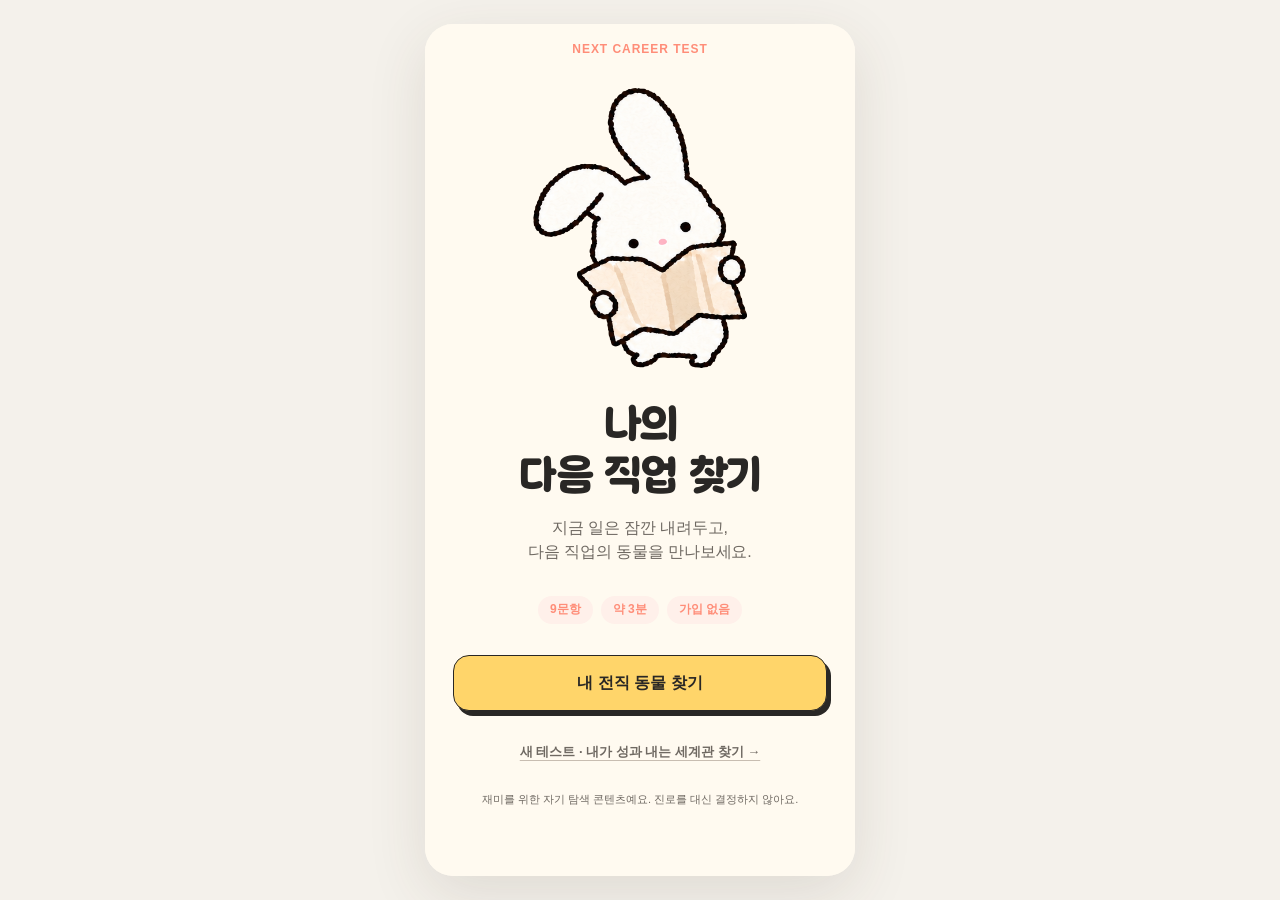
<file: index.html>
<!doctype html>
<html lang="ko">
  <head>
    <meta charset="utf-8" />
    <meta name="viewport" content="width=device-width, initial-scale=1, viewport-fit=cover" />
    <meta name="theme-color" content="#fffaf0" />
    <meta name="description" content="9개의 질문으로 만나는 나의 다음 직업 동물" />
    <title>나의 다음 직업 찾기</title>
    <link rel="stylesheet" href="styles.css?v=20261104d" />
    <script src="app.js?v=20261104d" defer></script>
  </head>
  <body>
    <a class="skip-link" href="#app">본문으로 건너뛰기</a>
    <main id="app" class="app-shell" tabindex="-1" aria-live="polite">
      <section class="loading-card" aria-label="불러오는 중">
        <p class="eyebrow">CAREER ANIMAL LOADING</p>
        <h1>동물 친구들이 출근 중이에요…</h1>
      </section>
    </main>
    <div id="toast" class="toast" role="status" aria-live="polite"></div>
  </body>
</html>
</file>
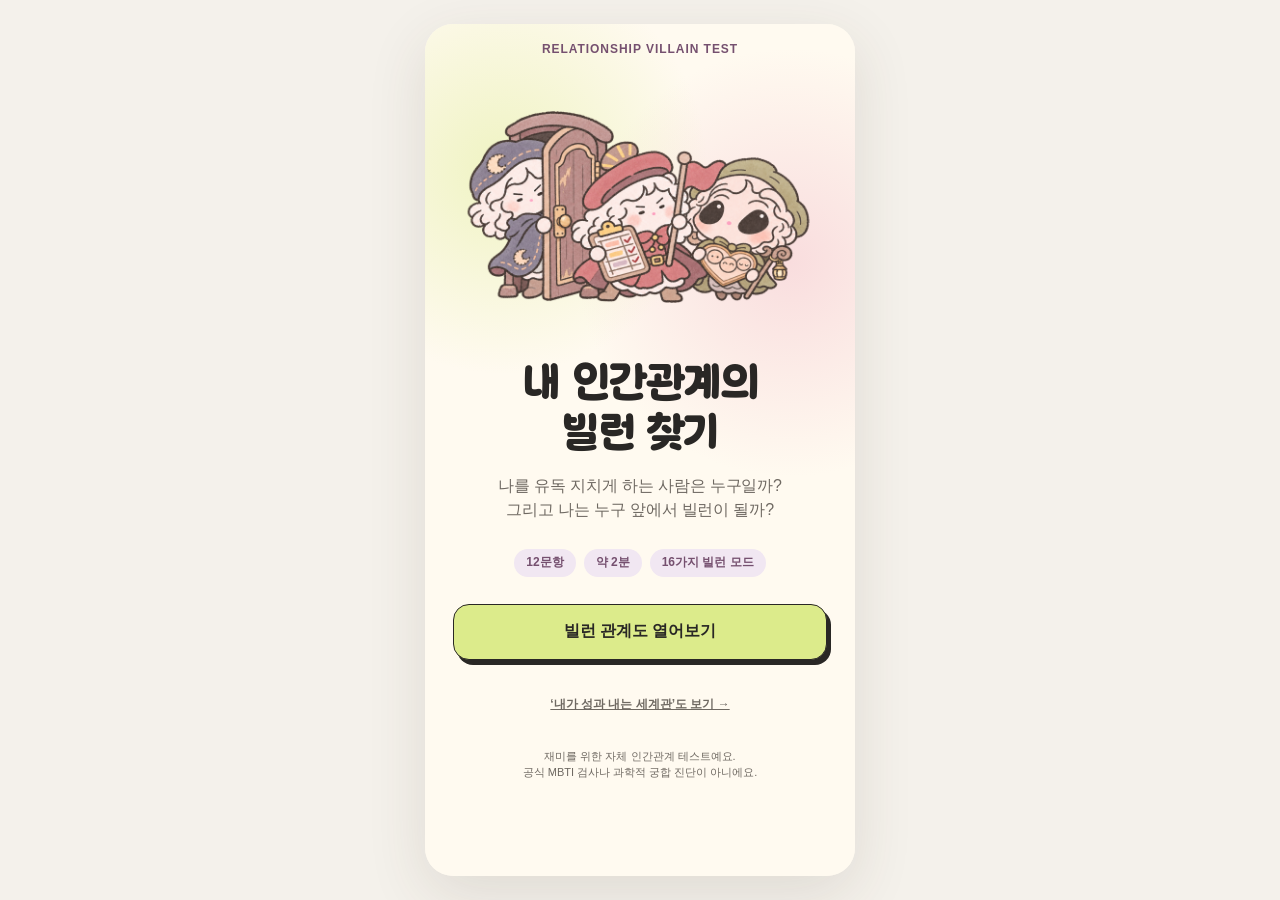
<file: nemesis.html>
<!doctype html>
<html lang="ko">
  <head>
    <meta charset="utf-8" />
    <meta name="viewport" content="width=device-width, initial-scale=1, viewport-fit=cover" />
    <meta name="theme-color" content="#2f2638" />
    <meta name="description" content="12개의 관계 장면으로 찾는 내 인간관계의 빌런" />
    <title>내 인간관계의 빌런 찾기</title>
    <link rel="preload" href="assets/fonts/Hakgyoansim-Dunggeunmiso-TTF-B.ttf" as="font" type="font/ttf" crossorigin />
    <link rel="stylesheet" href="nemesis.css?v=20261106-wrap1" />
    <script src="nemesis.js?v=20261106-wrap1" defer></script>
  </head>
  <body>
    <a class="skip-link" href="#app">본문으로 건너뛰기</a>
    <main id="app" class="app-shell nemesis-shell" tabindex="-1" aria-live="polite">
      <section class="loading-card" aria-label="불러오는 중"><h1>빌런들이 입장 중이에요…</h1></section>
    </main>
    <div id="toast" class="toast" role="status" aria-live="polite"></div>
  </body>
</html>
</file>
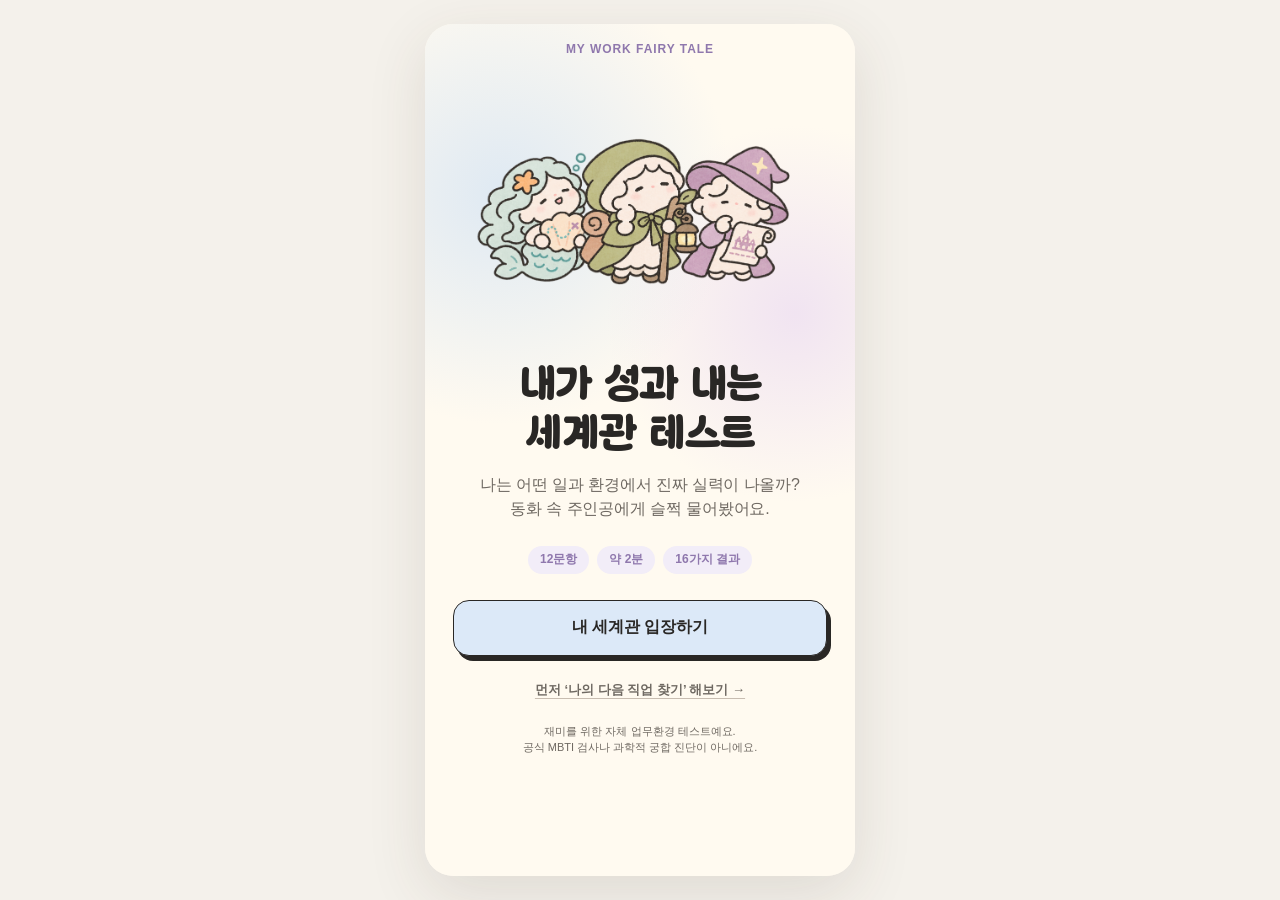
<file: world.html>
<!doctype html>
<html lang="ko">
  <head>
    <meta charset="utf-8" />
    <meta name="viewport" content="width=device-width, initial-scale=1, viewport-fit=cover" />
    <meta name="theme-color" content="#fffaf0" />
    <meta name="description" content="12개의 질문으로 찾는 내가 성과 내는 업무 세계관" />
    <title>내가 성과 내는 세계관 테스트</title>
    <link rel="stylesheet" href="world.css?v=20261105c" />
    <script src="world.js?v=20261105c" defer></script>
  </head>
  <body>
    <a class="skip-link" href="#app">본문으로 건너뛰기</a>
    <main id="app" class="app-shell world-shell" tabindex="-1" aria-live="polite">
      <section class="loading-card" aria-label="불러오는 중">
        <p class="eyebrow">WORK FAIRY TALE LOADING</p>
        <h1>동화 속 동료들이 회의 중이에요…</h1>
      </section>
    </main>
    <div id="toast" class="toast" role="status" aria-live="polite"></div>
  </body>
</html>
</file>
<file: styles.css>
@font-face {
  font-family: "Hakgyoansim Dunggeunmiso Web";
  src: url("assets/fonts/Hakgyoansim-Dunggeunmiso-TTF-B.ttf") format("truetype");
  font-style: normal;
  font-weight: 700;
  font-display: swap;
}

:root {
  color-scheme: light;
  --ink: #292725;
  --muted: #6f6962;
  --paper: #fffaf0;
  --card: #fffef9;
  --white: #fff;
  --line: #ded6cb;
  --coral: #ff8d78;
  --coral-soft: #fff0ea;
  --yellow: #ffd56a;
  --purple: #a978e8;
  --purple-soft: #f3ebff;
  --green-soft: #dff7ec;
  --display: "Hakgyoansim Dunggeunmiso Web", "Arial Rounded MT Bold", system-ui, sans-serif;
  --body: Pretendard, SUIT, -apple-system, BlinkMacSystemFont, "Segoe UI", sans-serif;
}

* { box-sizing: border-box; }
html { min-height: 100%; background: #f4f1eb; }

body {
  min-height: 100vh;
  min-height: 100svh;
  margin: 0;
  color: var(--ink);
  font-family: var(--body);
  background: #f4f1eb;
}

button, select { font: inherit; }
button { -webkit-tap-highlight-color: transparent; }

.skip-link {
  position: fixed;
  left: 1rem;
  top: -5rem;
  z-index: 100;
  padding: 0.7rem 1rem;
  color: white;
  background: var(--ink);
  border-radius: 0.8rem;
}

.skip-link:focus { top: 1rem; }

.app-shell {
  width: min(100%, 430px);
  min-height: 100vh;
  min-height: 100svh;
  margin: 0 auto;
  padding: 0;
  background: var(--paper);
}

.app-shell:focus { outline: none; }

.screen, .loading-card {
  width: 100%;
  min-height: 100vh;
  min-height: 100svh;
  animation: arrive 280ms ease-out both;
}

.hero {
  display: flex;
  flex-direction: column;
  align-items: center;
  gap: clamp(20px, 3.5svh, 32px);
  min-height: 100vh;
  min-height: 100svh;
  padding: max(18px, env(safe-area-inset-top)) clamp(18px, 5vw, 28px) max(18px, env(safe-area-inset-bottom));
  overflow-x: hidden;
  text-align: center;
  border-radius: 28px;
  background: var(--paper);
}

.eyebrow {
  width: 100%;
  margin: 0;
  color: var(--coral);
  font-size: 12px;
  font-weight: 800;
  line-height: 1.2;
  letter-spacing: 0.08em;
  text-align: center;
}

.hero-cast {
  width: clamp(210px, min(66vw, 33svh), 280px);
  height: clamp(210px, min(66vw, 33svh), 280px);
  object-fit: contain;
  display: block;
}

.hero-heading { display: grid; gap: 16px; width: 100%; }

h1, h2, h3 {
  margin: 0;
  color: var(--ink);
  font-family: var(--display);
  text-wrap: balance;
  word-break: keep-all;
  overflow-wrap: break-word;
}

.hero h1 {
  display: grid;
  font-size: clamp(34px, min(10vw, 5svh), 42px);
  line-height: 1.2;
  letter-spacing: -0.04em;
}

.hero-copy {
  margin: 0;
  color: var(--muted);
  font-size: clamp(14px, 4vw, 16px);
  font-weight: 500;
  line-height: 1.5;
  letter-spacing: -0.01em;
  word-break: keep-all;
}

.meta-pills, .tag-row, .keyword-row {
  display: flex;
  flex-wrap: wrap;
  gap: 8px;
  justify-content: center;
}

.pill, .tag, .keyword {
  display: inline-flex;
  align-items: center;
  min-height: 28px;
  padding: 7px 12px;
  border-radius: 999px;
  color: var(--coral);
  background: var(--coral-soft);
  font-size: 12px;
  font-weight: 650;
  line-height: 1.15;
}

.primary-button, .secondary-button, .text-button { min-height: 44px; cursor: pointer; font-weight: 800; }

.primary-button {
  width: 100%;
  min-height: 56px;
  padding: 0 18px;
  border: 1.5px solid var(--ink);
  border-radius: 16px;
  color: var(--ink);
  background: var(--yellow);
  box-shadow: 4px 5px 0 var(--ink);
  font-size: 16px;
}

.primary-button:hover { transform: translate(-1px, -1px); box-shadow: 6px 7px 0 var(--ink); }
.primary-button:active { transform: translate(3px, 4px); box-shadow: 1px 1px 0 var(--ink); }

.secondary-button {
  width: 100%;
  border: 1.5px solid var(--line);
  border-radius: 16px;
  color: var(--ink);
  background: white;
}

.text-button {
  padding: 0;
  border: 0;
  color: var(--muted);
  background: transparent;
  font-size: 13px;
  font-weight: 650;
}

.hero .primary-button { flex: 0 0 auto; }
.other-test-link {
  color: var(--muted);
  font-size: 13px;
  font-weight: 750;
  line-height: 1.4;
  text-decoration-color: #c8bdb1;
  text-underline-offset: 4px;
}
.other-test-link:hover, .other-test-link:focus-visible { color: var(--coral); }
.disclaimer { margin: 0; color: var(--muted); font-size: 11px; line-height: 1.45; text-align: center; }

.question-screen {
  display: flex;
  flex-direction: column;
  gap: clamp(18px, 3svh, 32px);
  min-height: 100vh;
  min-height: 100svh;
  padding: max(18px, env(safe-area-inset-top)) clamp(18px, 5vw, 28px) max(18px, env(safe-area-inset-bottom));
  border-radius: 28px;
  background: var(--paper);
}

.topbar { display: grid; gap: 8px; }

.progress-label {
  display: flex;
  justify-content: space-between;
  color: var(--muted);
  font-size: 12px;
  font-weight: 650;
  line-height: 20px;
}

.progress-label span:last-child { color: var(--coral); font-weight: 800; }
.progress-track { height: 8px; overflow: hidden; border-radius: 999px; background: var(--line); }
.progress-fill { height: 100%; border-radius: inherit; background: var(--coral); transition: width 220ms ease; }

.question-card {
  min-height: clamp(150px, 22svh, 190px);
  padding: clamp(16px, 5vw, 20px);
  overflow: hidden;
  border: 1px solid var(--line);
  border-radius: 24px;
  background: var(--card);
}

.question-kicker { margin: 0 0 12px; color: var(--coral); font-size: 12px; font-weight: 800; line-height: 1.25; }
.question-card h2 { font-size: clamp(21px, 6vw, 25px); line-height: 1.24; letter-spacing: -0.035em; white-space: pre-line; }
.options { display: grid; gap: 10px; }

.option-button {
  display: flex;
  align-items: center;
  gap: 12px;
  width: 100%;
  min-height: clamp(56px, 8svh, 68px);
  padding: 11px clamp(14px, 4.5vw, 18px);
  border: 1.5px solid var(--line);
  border-radius: 18px;
  color: var(--ink);
  background: var(--white);
  text-align: left;
  cursor: pointer;
  font-size: 15px;
  font-weight: 500;
  line-height: 1.4;
  letter-spacing: -0.01em;
  transition: border-color 150ms ease, background 150ms ease, transform 150ms ease;
  word-break: keep-all;
  overflow-wrap: break-word;
}

.option-button::before {
  content: "";
  flex: 0 0 auto;
  width: 22px;
  height: 22px;
  border: 1.5px solid var(--line);
  border-radius: 50%;
  background: white;
}

.option-button:hover, .option-button:focus-visible { border-color: var(--coral); background: #fff6f2; transform: translateY(-1px); }
.option-button[aria-pressed="true"] { border-color: var(--coral); background: var(--coral-soft); }
.option-button[aria-pressed="true"]::before { border-color: var(--coral); background: var(--coral); }

.question-hint {
  margin: 0;
  padding: 10px;
  border-radius: 12px;
  color: var(--ink);
  background: var(--purple-soft);
  font-size: 12px;
  font-weight: 500;
  line-height: 1.3;
  text-align: center;
}

.question-actions { display: flex; justify-content: space-between; gap: 1rem; min-height: 44px; }
.question-actions .text-button:last-child { color: var(--coral); }

.result-screen {
  display: flex;
  flex-direction: column;
  gap: 24px;
  min-height: 100vh;
  min-height: 100svh;
  padding: max(18px, env(safe-area-inset-top)) clamp(16px, 4.5vw, 22px) max(40px, env(safe-area-inset-bottom));
  border-radius: 28px;
  background: var(--paper);
}

.result-hero {
  display: flex;
  flex-direction: column;
  align-items: center;
  justify-content: center;
  gap: 10px;
  min-height: clamp(420px, 58svh, 488px);
  padding: clamp(14px, 4vw, 18px);
  overflow: hidden;
  text-align: center;
  border: 1.5px solid var(--ink);
  border-radius: 28px;
  background: var(--result-soft, var(--purple-soft));
  box-shadow: 5px 6px 0 var(--ink);
}

.result-hero .eyebrow { color: var(--result-accent, var(--purple)); letter-spacing: 0; }
.result-character {
  width: clamp(220px, 70vw, 300px);
  height: clamp(200px, 29svh, 260px);
  object-fit: contain;
  display: block;
  clip-path: inset(var(--crop-top, 0) var(--crop-right, 0) var(--crop-bottom, 0) var(--crop-left, 0));
}
.result-name { width: 100%; font-family: var(--body); font-size: clamp(28px, 8vw, 36px); font-weight: 800; line-height: 1.15; letter-spacing: -0.03em; }
.catchphrase { max-width: 320px; margin: 0; font-size: clamp(14px, 4vw, 16px); font-weight: 800; line-height: 1.45; }
.tag { color: var(--ink); background: white; }

.result-section {
  min-height: 154px;
  padding: 18px;
  border: 1px solid var(--line);
  border-radius: 20px;
  background: var(--card);
}

.result-section h3 { margin: 0 0 8px; font-family: var(--body); font-size: 16px; font-weight: 800; line-height: 1.25; }
.result-section p { margin: 0; color: var(--muted); font-size: 13px; line-height: 1.5; letter-spacing: -0.01em; word-break: keep-all; overflow-wrap: break-word; }
.career-section { min-height: 230px; }
.career-paths { display: grid; grid-template-columns: repeat(3, minmax(0, 1fr)); gap: 8px; margin-top: 12px; }
.career-card { display: flex; min-height: 84px; flex-direction: column; justify-content: center; gap: 5px; padding: 10px 8px; text-align: center; border: 1px solid var(--line); border-radius: 14px; background: white; }
.career-card:nth-child(2) { background: var(--purple-soft); }
.career-card:nth-child(3) { background: var(--green-soft); }
.career-mode { color: var(--muted); font-size: 10px; font-weight: 800; }
.career-card strong { font-size: 12px; line-height: 1.35; word-break: keep-all; }
.bridge-copy { margin-top: 12px !important; padding-top: 10px; border-top: 1px dashed var(--line); }
.result-actions { display: grid; gap: 12px; }
.restart-button { width: 100%; text-align: center; }

.loading-card { display: grid; place-content: center; padding: 24px; text-align: center; background: var(--paper); }
.loading-card h2 { margin-top: 12px; font-size: 26px; }
.loading-dots { display: flex; justify-content: center; gap: 8px; margin-top: 24px; }
.loading-dots span { width: 12px; height: 12px; border-radius: 50%; background: var(--coral); animation: bounce 900ms infinite alternate; }
.loading-dots span:nth-child(2) { animation-delay: 150ms; }
.loading-dots span:nth-child(3) { animation-delay: 300ms; }

.toast {
  position: fixed;
  left: 50%;
  bottom: 20px;
  z-index: 10;
  visibility: hidden;
  opacity: 0;
  pointer-events: none;
  transform: translate(-50%, calc(100% + 40px));
  padding: 10px 16px;
  border-radius: 999px;
  color: white;
  background: var(--ink);
  transition: opacity 160ms ease, transform 200ms ease, visibility 0s linear 200ms;
}

.toast.is-visible { visibility: visible; opacity: 1; transform: translate(-50%, 0); transition-delay: 0s; }

.image-save-dialog {
  position: fixed;
  inset: 0;
  z-index: 20;
  display: grid;
  place-items: center;
  padding: 18px;
  overflow-y: auto;
  background: rgba(41, 39, 37, 0.72);
}

.image-save-panel {
  width: min(100%, 430px);
  padding: 16px;
  border-radius: 22px;
  background: var(--paper);
  box-shadow: 0 20px 70px rgba(0, 0, 0, 0.28);
}

.image-save-heading { display: flex; align-items: flex-start; gap: 12px; margin-bottom: 14px; }
.image-save-heading div { flex: 1; }
.image-save-heading h2 { margin: 0 0 5px; font-size: 18px; line-height: 1.35; word-break: keep-all; }
.image-save-heading p { margin: 0; color: var(--muted); font-size: 12px; line-height: 1.5; word-break: keep-all; }
.image-save-close { flex: 0 0 auto; width: 40px; height: 40px; padding: 0; border: 0; border-radius: 50%; color: var(--ink); background: white; font-size: 28px; line-height: 1; cursor: pointer; }
.image-save-panel img { display: block; width: 100%; height: auto; border-radius: 16px; background: white; -webkit-touch-callout: default; user-select: auto; }

:focus-visible { outline: 3px solid #2266dd; outline-offset: 3px; }
@keyframes arrive { from { opacity: 0; transform: translateY(8px); } to { opacity: 1; transform: translateY(0); } }
@keyframes bounce { to { transform: translateY(-9px); opacity: 0.45; } }

@media (max-width: 389px) {
  .hero, .question-screen { gap: clamp(16px, 3svh, 24px); padding-inline: 18px; }
  .hero-cast { width: clamp(190px, min(68vw, 30svh), 250px); height: clamp(190px, min(68vw, 30svh), 250px); }
  .hero h1 { font-size: clamp(32px, 10vw, 38px); }
  .career-paths { grid-template-columns: 1fr; }
  .career-card { min-height: 68px; }
}

@media (min-width: 600px) {
  body { padding-block: 24px; }
  .app-shell { min-height: calc(100vh - 48px); min-height: calc(100svh - 48px); border-radius: 28px; box-shadow: 0 18px 60px rgba(71, 56, 42, 0.12); }
  .screen, .loading-card { min-height: calc(100vh - 48px); min-height: calc(100svh - 48px); }
}

@media (max-height: 700px) {
  .hero { gap: 16px; }
  .hero-cast { width: min(210px, 31svh); height: min(210px, 31svh); }
  .hero-heading { gap: 10px; }
  .pill, .tag, .keyword { padding-block: 5px; }
  .primary-button { min-height: 50px; }
}

@media (prefers-reduced-motion: reduce) {
  *, *::before, *::after { scroll-behavior: auto !important; animation-duration: 0.01ms !important; animation-iteration-count: 1 !important; transition-duration: 0.01ms !important; }
}
</file>
<file: nemesis.css>
@import url("styles.css?v=20261104d");

:root {
  --villain-plum: #75506f;
  --villain-ink: #332a39;
  --villain-lime: #dceb8b;
  --villain-pink: #f4c5cf;
  --villain-soft: #f4edf5;
}

.nemesis-shell { --coral: var(--villain-plum); --coral-soft: var(--villain-soft); }

.nemesis-hero {
  gap: clamp(18px, 3svh, 28px);
  color: var(--villain-ink);
  background:
    radial-gradient(circle at 18% 17%, rgba(220, 235, 139, .45), transparent 26%),
    radial-gradient(circle at 85% 28%, rgba(244, 197, 207, .55), transparent 30%),
    #fffaf0;
}

.nemesis-hero .eyebrow,
.nemesis-question .question-kicker { color: var(--villain-plum); }

.villain-intro-art {
  display: block;
  width: min(100%, 370px);
  height: auto;
  max-height: 32svh;
  object-fit: contain;
}

.nemesis-character-image {
  display: block;
  flex: 0 0 auto;
  object-fit: contain;
  user-select: none;
}

.nemesis-hero h1,
.nemesis-question .question-card h2,
.nemesis-result .result-name {
  font-family: "Hakgyoansim Dunggeunmiso Web", sans-serif;
  font-weight: 700;
  font-synthesis: none;
}
.nemesis-hero h1 { font-size: clamp(34px, min(10vw, 5svh), 42px); }
.nemesis-question .question-card h2 { letter-spacing: -0.015em; line-height: 1.35; }
.nemesis-hero .primary-button { background: var(--villain-lime); }
.nemesis-hero .pill { color: var(--villain-plum); background: #f1e7f2; }

.nemesis-question .progress-fill { background: var(--villain-plum); }
.nemesis-question .progress-label span:last-child { color: var(--villain-plum); }
.nemesis-question .option-button:hover,
.nemesis-question .option-button:focus-visible,
.nemesis-question .option-button[aria-pressed="true"] { border-color: var(--villain-plum); }
.nemesis-question .option-button[aria-pressed="true"] { background: var(--villain-soft); }
.nemesis-question .option-button[aria-pressed="true"]::before { border-color: var(--villain-plum); background: var(--villain-plum); }
.nemesis-question .question-hint { background: #f3edf5; }

.nemesis-result .result-hero {
  min-height: 0;
  padding: 24px 18px 28px;
  border-color: var(--villain-ink);
  background: linear-gradient(165deg, var(--result-soft, #f4edf5), #fff9eb);
  box-shadow: 5px 6px 0 var(--villain-ink);
}

.nemesis-result .result-hero .eyebrow { color: var(--villain-plum); }
.nemesis-result-character-frame {
  position: relative;
  width: clamp(235px, 72vw, 300px);
  aspect-ratio: 1;
  overflow: visible;
}
.nemesis-result-character { width: 100%; height: 100%; object-fit: contain; }
.nemesis-result .result-name {
  max-width: 370px;
  font-family: var(--display);
  font-size: clamp(26px, 7.6vw, 34px);
  line-height: 1.16;
}
.nemesis-result .catchphrase { margin-bottom: 8px; word-break: keep-all; overflow-wrap: break-word; }

.villain-section { min-height: 0; }
.villain-pair { display: grid; gap: 12px; margin-top: 12px; }
.villain-card {
  display: grid;
  grid-template-columns: 96px minmax(0, 1fr);
  align-items: center;
  gap: 12px;
  padding: 14px;
  border: 1px solid var(--line);
  border-radius: 18px;
  background: #fff;
}
.villain-card:nth-child(2) { background: #fff1d8; }
.villain-character {
  width: 96px;
  height: 96px;
  object-fit: contain;
}
.villain-card small { display: block; margin-bottom: 4px; color: var(--villain-plum); font-size: 11px; font-weight: 900; }
.villain-card strong { display: block; font-size: 15px; line-height: 1.35; word-break: keep-all; }
.villain-role { white-space: nowrap; }
.villain-card p { margin-top: 7px; font-size: 12px; line-height: 1.45; }
.nemesis-mbti {
  display: inline-flex;
  align-items: center;
  justify-content: center;
  padding: 4px 9px;
  border: 1px solid #d8cdd9;
  border-radius: 999px;
  background: #fffaf5;
  color: #75506f;
  font-family: var(--body);
  font-size: 11px;
  font-weight: 700;
  line-height: 1.2;
  letter-spacing: .04em;
}
.villain-card .nemesis-mbti { margin-top: 6px; }

.collision-card {
  min-height: 0;
  background: var(--villain-ink);
  color: #fff;
}
.collision-card h3 { color: var(--villain-lime); }
.collision-card p { color: #f8eff7; font-size: 14px; font-weight: 700; }
.nemesis-actions { display: grid; gap: 12px; }
.nemesis-actions .primary-button { background: var(--villain-lime); }
.nemesis-disclaimer { padding-inline: 8px; }
.series-link { display: block; padding: 9px; color: var(--muted); font-size: 12px; font-weight: 750; text-align: center; }

@media (max-width: 340px) {
  .villain-card { grid-template-columns: 84px minmax(0, 1fr); padding: 11px; }
  .villain-character { width: 84px; }
  .nemesis-result-character-frame { width: 220px; }
}

@media (max-height: 700px) {
  .villain-intro-art { max-height: 29svh; }
  .nemesis-hero { gap: 14px; }
}
</file>
<file: world.css>
@import url("styles.css?v=20261104d");

:root {
  --world-navy: #536887;
  --world-navy-soft: #eaf0f8;
  --world-gold: #d9a441;
  --world-lilac: #8f78ad;
}

.world-shell { --coral: var(--world-lilac); --coral-soft: #f2edf8; }

.world-hero {
  gap: clamp(16px, 2.8svh, 26px);
  background:
    radial-gradient(circle at 18% 20%, rgba(209, 226, 244, 0.7), transparent 30%),
    radial-gradient(circle at 86% 34%, rgba(233, 216, 242, 0.65), transparent 28%),
    var(--paper);
}

.world-hero .eyebrow, .world-question .question-kicker { color: var(--world-lilac); }

.world-hero-art {
  display: block;
  width: 100%;
  height: clamp(190px, 30svh, 260px);
  margin-block: -4px;
  object-fit: contain;
}

.sprite-character {
  --sprite-x: 0%;
  --sprite-y: 0%;
  display: block;
  flex: 0 0 auto;
  width: clamp(138px, 39vw, 172px);
  aspect-ratio: 1;
  background-image: url("assets/world_characters.png?v=20261104-retina1");
  background-repeat: no-repeat;
  background-position: var(--sprite-x) var(--sprite-y);
  background-size: 400% 400%;
}

.world-hero h1 { font-size: clamp(31px, min(9vw, 4.8svh), 41px); }
.world-hero .primary-button { background: #dce9f8; }

.world-question .progress-fill { background: var(--world-lilac); }
.world-question .progress-label span:last-child { color: var(--world-lilac); }
.world-question .option-button:hover,
.world-question .option-button:focus-visible,
.world-question .option-button[aria-pressed="true"] { border-color: var(--world-lilac); }
.world-question .option-button[aria-pressed="true"] { background: #f2edf8; }
.world-question .option-button[aria-pressed="true"]::before { border-color: var(--world-lilac); background: var(--world-lilac); }
.world-question .question-hint { background: var(--world-navy-soft); }

.world-result .result-hero {
  justify-content: flex-start;
  min-height: 0;
  padding-block: clamp(22px, 6vw, 28px) clamp(26px, 7vw, 32px);
  border-color: #47433f;
  box-shadow: 5px 6px 0 #47433f;
}

.world-result-character-frame {
  position: relative;
  display: block;
  flex: 0 0 auto;
  width: clamp(235px, 72vw, 310px);
  aspect-ratio: 1 / 0.72;
  overflow: hidden;
}

.world-result-character {
  position: absolute;
  top: -9%;
  left: 0;
  width: 100%;
}

.world-result .result-name {
  max-width: 360px;
  font-family: var(--display);
  font-size: clamp(25px, 7.4vw, 33px);
  font-weight: 700;
}
.world-result .catchphrase { max-width: 350px; margin-bottom: 22px; font-size: clamp(13px, 3.8vw, 15px); }

.world-keywords {
  display: flex;
  flex-wrap: wrap;
  justify-content: center;
  gap: 6px;
}

.world-keywords span {
  padding: 6px 10px;
  border-radius: 999px;
  color: var(--ink);
  background: white;
  font-size: 11px;
  font-weight: 750;
}

.condition-list { display: grid; gap: 8px; margin: 12px 0 0; padding: 0; list-style: none; }
.condition-list li {
  padding: 11px 12px;
  border-radius: 12px;
  color: var(--ink);
  background: var(--world-soft, #f2edf8);
  font-size: 13px;
  font-weight: 650;
  line-height: 1.4;
  word-break: keep-all;
}
.condition-list li::before { content: "✓"; margin-right: 8px; color: var(--world-accent, var(--world-lilac)); font-weight: 900; }

.compatibility-grid { display: grid; gap: 10px; }
.compatibility-card {
  display: flex;
  align-items: center;
  gap: 14px;
  padding: 14px;
  border: 1px solid var(--line);
  border-radius: 16px;
  background: white;
}
.compatibility-card:nth-child(2) { background: #fff4dc; }
.compatibility-card:nth-child(3) { background: #f1edf6; }
.compatibility-character {
  width: clamp(86px, 23vw, 96px);
  background-position: var(--sprite-x) calc(var(--sprite-y) + 6px);
}
.compatibility-copy { min-width: 0; flex: 1; }
.compatibility-label { display: block; margin-bottom: 5px; color: var(--muted); font-size: 11px; font-weight: 800; }
.compatibility-card strong { display: block; font-size: 14px; line-height: 1.35; word-break: keep-all; }

.world-disclaimer { padding-inline: 10px; }
.back-test-link { display: block; padding: 10px; color: var(--muted); font-size: 12px; font-weight: 700; text-align: center; }

@media (max-width: 389px) {
  .world-hero-art { height: clamp(168px, 28svh, 220px); }
  .sprite-character { width: clamp(122px, 40vw, 150px); }
  .world-result-character-frame { width: clamp(220px, 72vw, 280px); }
  .compatibility-character { width: clamp(82px, 25vw, 92px); }
}

@media (max-height: 700px) {
  .world-hero-art { height: min(190px, 28svh); }
  .world-hero { gap: 13px; }
}
</file>
